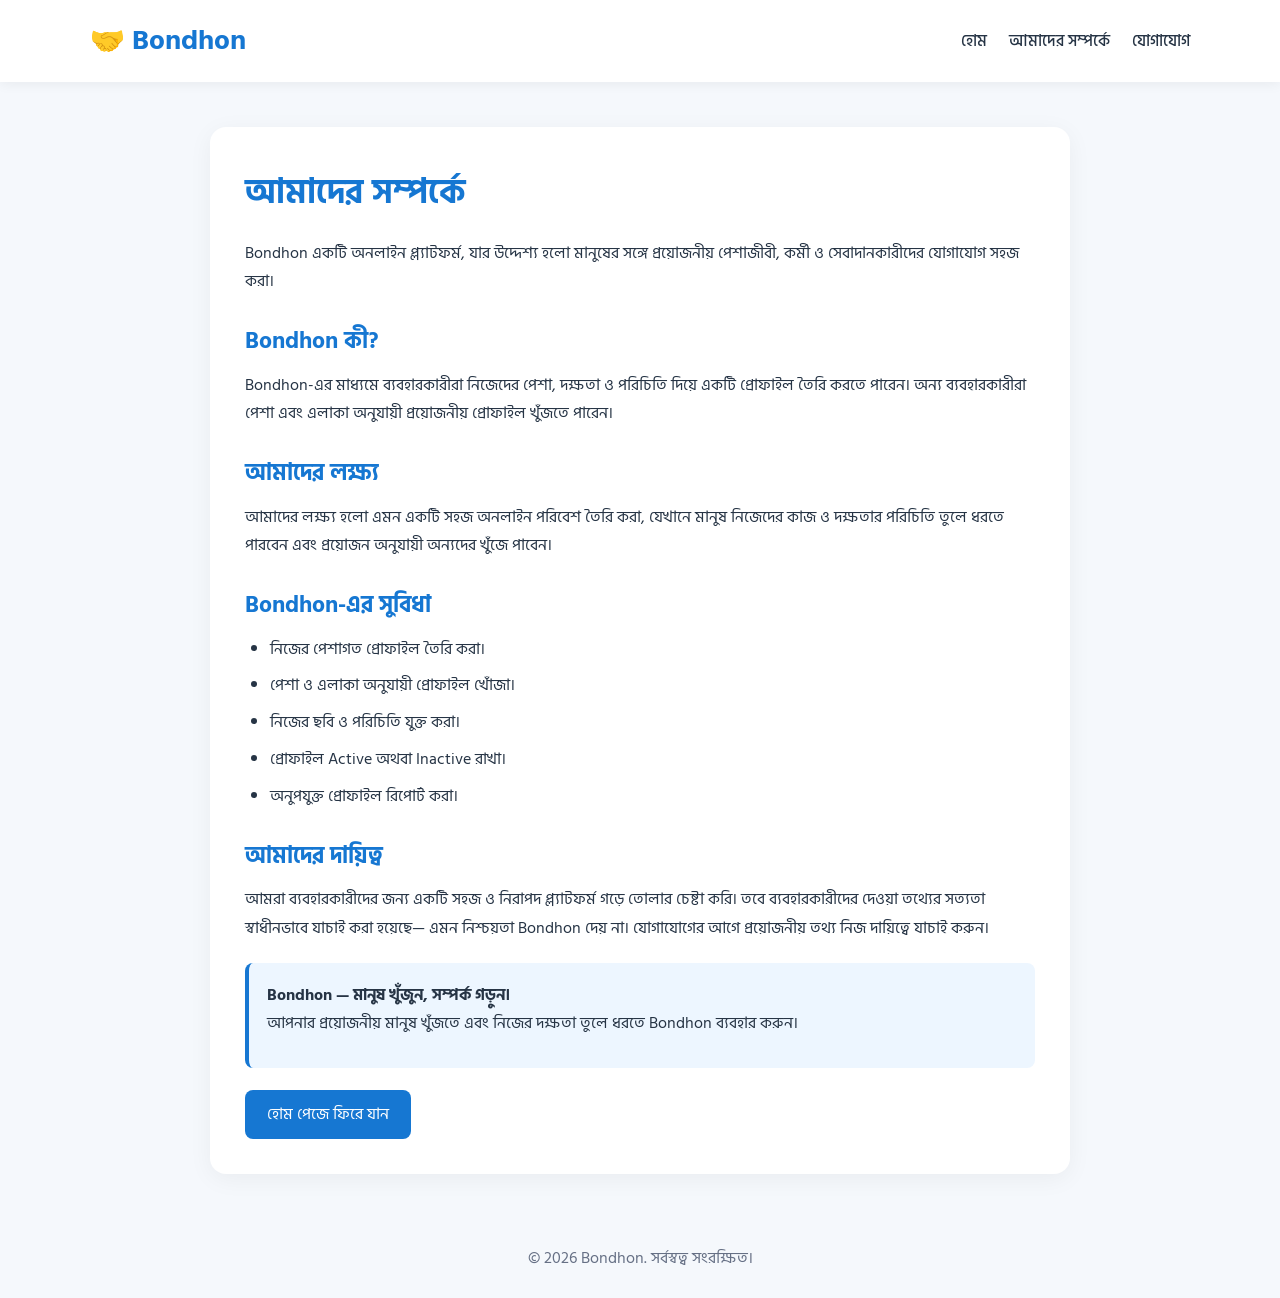
<file: about.html>
<!DOCTYPE html>
<html lang="bn">
<head>
  <meta charset="UTF-8">
  <meta name="viewport" content="width=device-width, initial-scale=1.0">
  <title>About Us - Bondhon</title>
  <meta name="description" content="Bondhon সম্পর্কে জানুন। এখানে পেশাজীবী, কর্মী ও সেবাদানকারীদের খুঁজে পাওয়া এবং নিজের প্রোফাইল তৈরি করা যায়।">

  <link rel="preconnect" href="https://fonts.googleapis.com">
  <link rel="preconnect" href="https://fonts.gstatic.com" crossorigin>
  <link href="https://fonts.googleapis.com/css2?family=Hind+Siliguri:wght@400;500;600;700&display=swap" rel="stylesheet">

  <style>
    * {
      margin: 0;
      padding: 0;
      box-sizing: border-box;
    }

    body {
      font-family: 'Hind Siliguri', sans-serif;
      background: #f5f8fc;
      color: #263445;
      line-height: 1.8;
    }

    header {
      background: #ffffff;
      padding: 16px 7%;
      box-shadow: 0 2px 12px rgba(0,0,0,.06);
      display: flex;
      justify-content: space-between;
      align-items: center;
      flex-wrap: wrap;
      gap: 12px;
    }

    .logo {
      color: #1677d2;
      font-size: 28px;
      font-weight: 700;
      text-decoration: none;
    }

    nav a {
      color: #263445;
      text-decoration: none;
      margin-left: 18px;
      font-weight: 500;
    }

    nav a:hover {
      color: #1677d2;
    }

    .container {
      max-width: 900px;
      margin: 45px auto;
      padding: 0 20px;
    }

    .content {
      background: white;
      padding: 35px;
      border-radius: 16px;
      box-shadow: 0 5px 25px rgba(0,0,0,.05);
    }

    h1 {
      color: #1677d2;
      font-size: 34px;
      margin-bottom: 15px;
    }

    h2 {
      color: #1677d2;
      font-size: 23px;
      margin: 25px 0 8px;
    }

    p {
      margin-bottom: 12px;
    }

    ul {
      padding-left: 25px;
    }

    li {
      margin-bottom: 8px;
    }

    .highlight {
      background: #edf6ff;
      padding: 18px;
      border-left: 4px solid #1677d2;
      border-radius: 8px;
      margin-top: 20px;
    }

    .home-btn {
      display: inline-block;
      background: #1677d2;
      color: white;
      padding: 10px 22px;
      border-radius: 8px;
      text-decoration: none;
      margin-top: 22px;
    }

    footer {
      text-align: center;
      padding: 25px;
      color: #667085;
    }

    @media(max-width: 600px) {
      header {
        padding: 14px 5%;
      }

      nav a {
        margin-left: 10px;
      }

      .content {
        padding: 22px;
      }

      h1 {
        font-size: 28px;
      }
    }
  </style>
</head>

<body>

<header>
  <a href="index.html" class="logo">🤝 Bondhon</a>

  <nav>
    <a href="index.html">হোম</a>
    <a href="about.html">আমাদের সম্পর্কে</a>
    <a href="contact.html">যোগাযোগ</a>
  </nav>
</header>

<main class="container">
  <article class="content">

    <h1>আমাদের সম্পর্কে</h1>

    <p>
      Bondhon একটি অনলাইন প্ল্যাটফর্ম, যার উদ্দেশ্য হলো
      মানুষের সঙ্গে প্রয়োজনীয় পেশাজীবী, কর্মী ও সেবাদানকারীদের
      যোগাযোগ সহজ করা।
    </p>

    <h2>Bondhon কী?</h2>

    <p>
      Bondhon-এর মাধ্যমে ব্যবহারকারীরা নিজেদের পেশা,
      দক্ষতা ও পরিচিতি দিয়ে একটি প্রোফাইল তৈরি করতে পারেন।
      অন্য ব্যবহারকারীরা পেশা এবং এলাকা অনুযায়ী প্রয়োজনীয়
      প্রোফাইল খুঁজতে পারেন।
    </p>

    <h2>আমাদের লক্ষ্য</h2>

    <p>
      আমাদের লক্ষ্য হলো এমন একটি সহজ অনলাইন পরিবেশ তৈরি করা,
      যেখানে মানুষ নিজেদের কাজ ও দক্ষতার পরিচিতি তুলে ধরতে
      পারবেন এবং প্রয়োজন অনুযায়ী অন্যদের খুঁজে পাবেন।
    </p>

    <h2>Bondhon-এর সুবিধা</h2>

    <ul>
      <li>নিজের পেশাগত প্রোফাইল তৈরি করা।</li>
      <li>পেশা ও এলাকা অনুযায়ী প্রোফাইল খোঁজা।</li>
      <li>নিজের ছবি ও পরিচিতি যুক্ত করা।</li>
      <li>প্রোফাইল Active অথবা Inactive রাখা।</li>
      <li>অনুপযুক্ত প্রোফাইল রিপোর্ট করা।</li>
    </ul>

    <h2>আমাদের দায়িত্ব</h2>

    <p>
      আমরা ব্যবহারকারীদের জন্য একটি সহজ ও নিরাপদ
      প্ল্যাটফর্ম গড়ে তোলার চেষ্টা করি। তবে ব্যবহারকারীদের
      দেওয়া তথ্যের সত্যতা স্বাধীনভাবে যাচাই করা হয়েছে—
      এমন নিশ্চয়তা Bondhon দেয় না। যোগাযোগের আগে
      প্রয়োজনীয় তথ্য নিজ দায়িত্বে যাচাই করুন।
    </p>

    <div class="highlight">
      <strong>Bondhon — মানুষ খুঁজুন, সম্পর্ক গড়ুন।</strong>
      <p>
        আপনার প্রয়োজনীয় মানুষ খুঁজতে এবং নিজের দক্ষতা
        তুলে ধরতে Bondhon ব্যবহার করুন।
      </p>
    </div>

    <a href="index.html" class="home-btn">
      হোম পেজে ফিরে যান
    </a>

  </article>
</main>

<footer>
  © <span id="year"></span> Bondhon. সর্বস্বত্ব সংরক্ষিত।
</footer>

<script>
  document.getElementById("year").textContent =
    new Date().getFullYear();
</script>

</body>
</html>
</file>
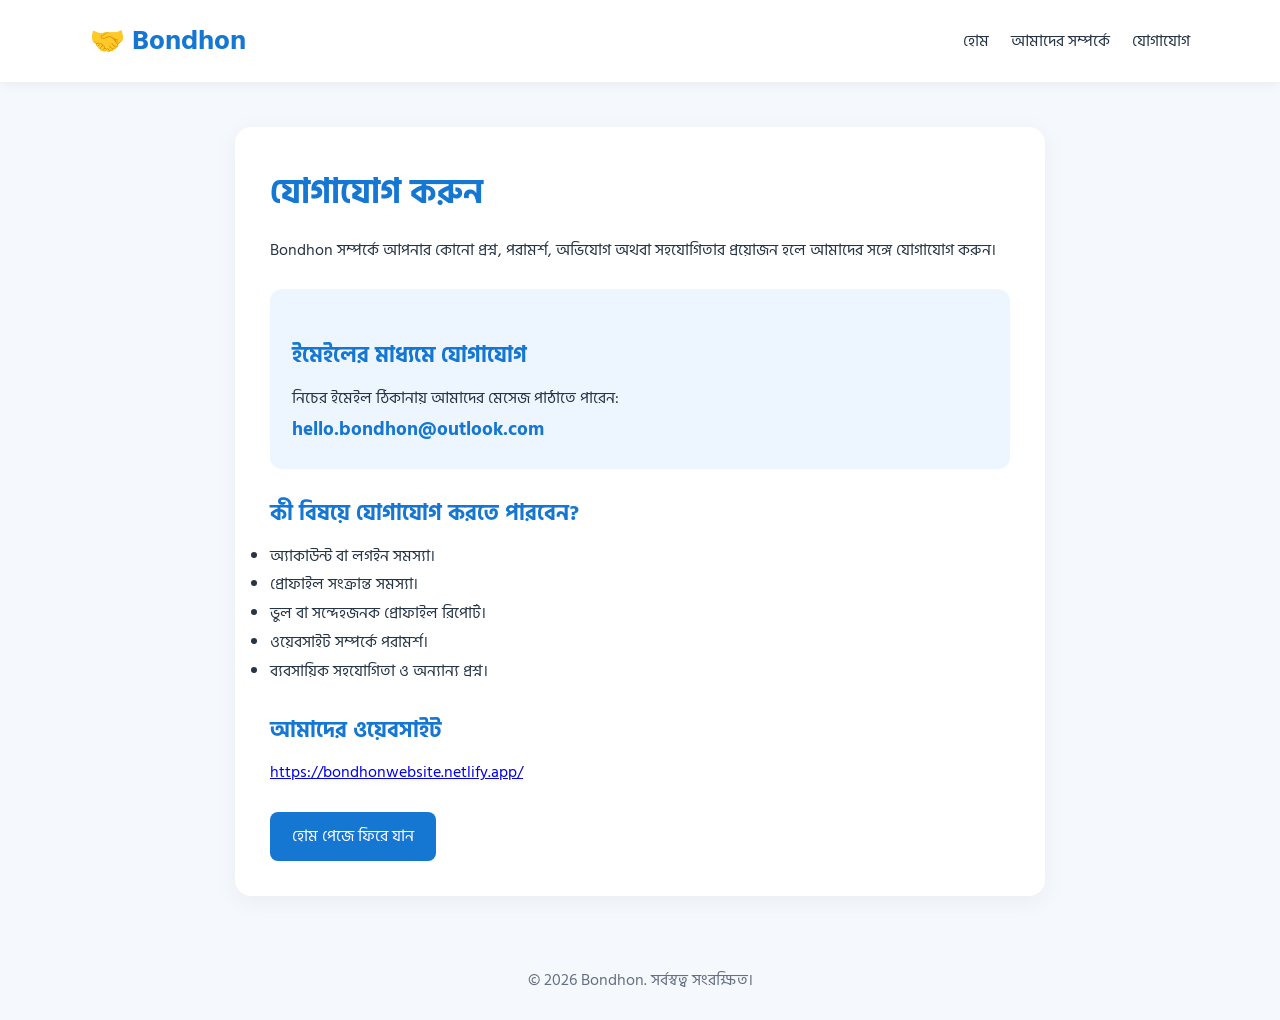
<file: contact.html>
<!DOCTYPE html>
<html lang="bn">
<head>
  <meta charset="UTF-8">
  <meta name="viewport" content="width=device-width, initial-scale=1.0">

  <title>Contact Us - Bondhon</title>
  <meta name="description" content="Bondhon-এর সঙ্গে যোগাযোগ করুন। যেকোনো প্রশ্ন, পরামর্শ বা অভিযোগ আমাদের জানান।">

  <link rel="preconnect" href="https://fonts.googleapis.com">
  <link rel="preconnect" href="https://fonts.gstatic.com" crossorigin>
  <link href="https://fonts.googleapis.com/css2?family=Hind+Siliguri:wght@400;500;600;700&display=swap" rel="stylesheet">

  <style>
    * {
      margin: 0;
      padding: 0;
      box-sizing: border-box;
    }

    body {
      font-family: 'Hind Siliguri', sans-serif;
      background: #f5f8fc;
      color: #263445;
      line-height: 1.8;
    }

    header {
      background: white;
      padding: 16px 7%;
      box-shadow: 0 2px 12px rgba(0,0,0,.06);
      display: flex;
      justify-content: space-between;
      align-items: center;
      flex-wrap: wrap;
      gap: 12px;
    }

    .logo {
      color: #1677d2;
      font-size: 28px;
      font-weight: 700;
      text-decoration: none;
    }

    nav a {
      color: #263445;
      text-decoration: none;
      margin-left: 18px;
    }

    nav a:hover {
      color: #1677d2;
    }

    .container {
      max-width: 850px;
      margin: 45px auto;
      padding: 0 20px;
    }

    .content {
      background: white;
      padding: 35px;
      border-radius: 16px;
      box-shadow: 0 5px 25px rgba(0,0,0,.05);
    }

    h1 {
      color: #1677d2;
      font-size: 34px;
      margin-bottom: 12px;
    }

    h2 {
      color: #1677d2;
      margin: 25px 0 8px;
      font-size: 22px;
    }

    .contact-card {
      background: #edf6ff;
      border-radius: 12px;
      padding: 22px;
      margin-top: 25px;
    }

    .email {
      display: inline-block;
      color: #1677d2;
      font-weight: 700;
      font-size: 19px;
      text-decoration: none;
      overflow-wrap: anywhere;
    }

    .email:hover {
      text-decoration: underline;
    }

    .home-btn {
      display: inline-block;
      background: #1677d2;
      color: white;
      padding: 10px 22px;
      border-radius: 8px;
      text-decoration: none;
      margin-top: 25px;
    }

    footer {
      text-align: center;
      padding: 25px;
      color: #667085;
    }

    @media(max-width: 600px) {
      header {
        padding: 14px 5%;
      }

      nav a {
        margin-left: 9px;
      }

      .content {
        padding: 22px;
      }

      h1 {
        font-size: 28px;
      }
    }
  </style>
</head>

<body>

<header>
  <a href="index.html" class="logo">🤝 Bondhon</a>

  <nav>
    <a href="index.html">হোম</a>
    <a href="about.html">আমাদের সম্পর্কে</a>
    <a href="contact.html">যোগাযোগ</a>
  </nav>
</header>

<main class="container">
  <section class="content">

    <h1>যোগাযোগ করুন</h1>

    <p>
      Bondhon সম্পর্কে আপনার কোনো প্রশ্ন, পরামর্শ,
      অভিযোগ অথবা সহযোগিতার প্রয়োজন হলে আমাদের
      সঙ্গে যোগাযোগ করুন।
    </p>

    <div class="contact-card">
      <h2>ইমেইলের মাধ্যমে যোগাযোগ</h2>

      <p>
        নিচের ইমেইল ঠিকানায় আমাদের মেসেজ পাঠাতে পারেন:
      </p>

      <a class="email"
         href="mailto:hello.bondhon@outlook.com">
        hello.bondhon@outlook.com
      </a>
    </div>

    <h2>কী বিষয়ে যোগাযোগ করতে পারবেন?</h2>

    <ul>
      <li>অ্যাকাউন্ট বা লগইন সমস্যা।</li>
      <li>প্রোফাইল সংক্রান্ত সমস্যা।</li>
      <li>ভুল বা সন্দেহজনক প্রোফাইল রিপোর্ট।</li>
      <li>ওয়েবসাইট সম্পর্কে পরামর্শ।</li>
      <li>ব্যবসায়িক সহযোগিতা ও অন্যান্য প্রশ্ন।</li>
    </ul>

    <h2>আমাদের ওয়েবসাইট</h2>

    <p>
      <a href="https://bondhonwebsite.netlify.app/">
        https://bondhonwebsite.netlify.app/
      </a>
    </p>

    <a href="index.html" class="home-btn">
      হোম পেজে ফিরে যান
    </a>

  </section>
</main>

<footer>
  © <span id="year"></span> Bondhon. সর্বস্বত্ব সংরক্ষিত।
</footer>

<script>
  document.getElementById("year").textContent =
    new Date().getFullYear();
</script>

</body>
</html>
</file>
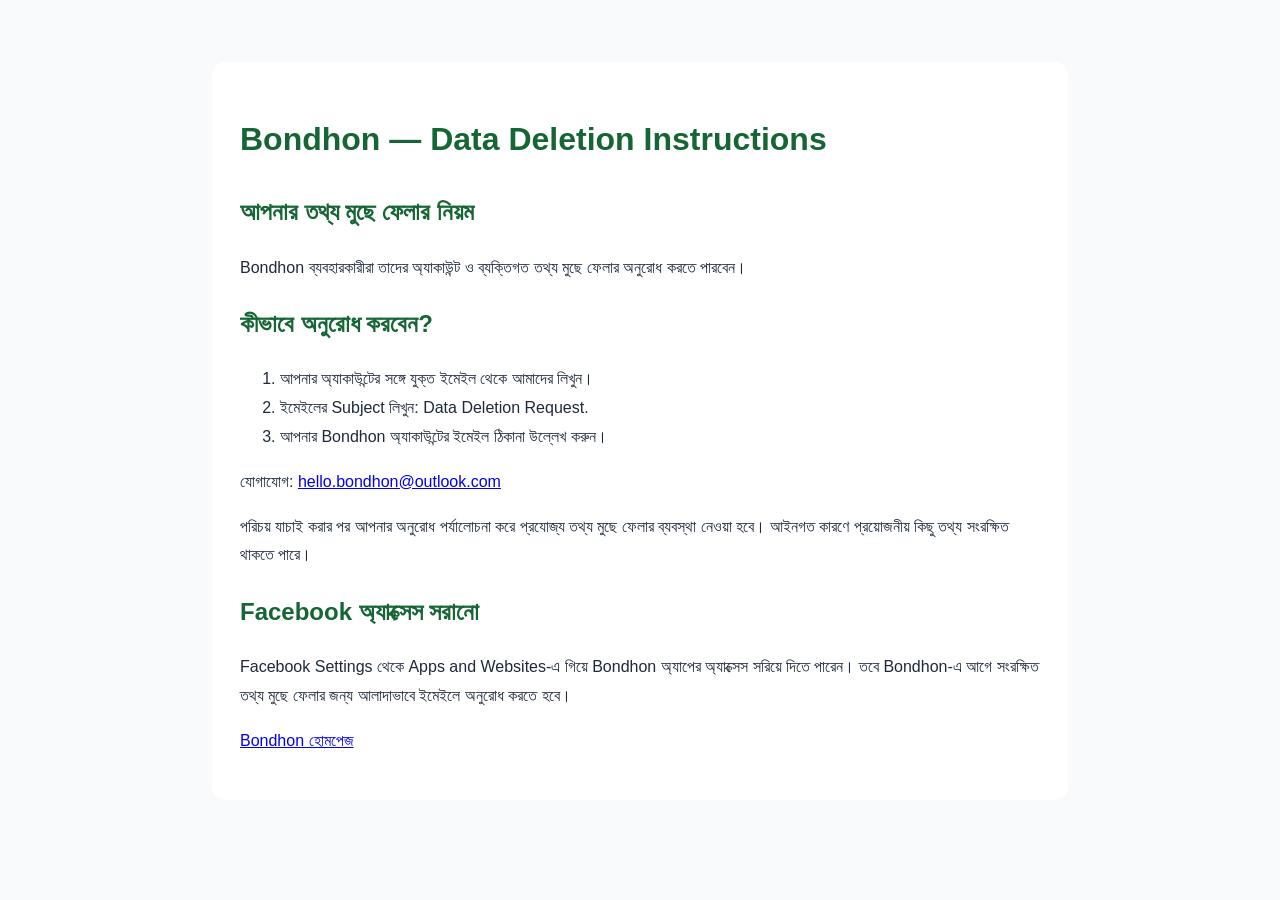
<file: data-deletion.html>
<!DOCTYPE html>
<html lang="bn">
<head>
  <meta charset="UTF-8">
  <meta name="viewport" content="width=device-width, initial-scale=1.0">
  <title>Data Deletion — Bondhon</title>
  <style>
    body {
      font-family: Arial, sans-serif;
      line-height: 1.8;
      background: #f8fafc;
      color: #1e293b;
      padding: 24px;
    }
    main {
      max-width: 800px;
      margin: 30px auto;
      padding: 28px;
      background: white;
      border-radius: 14px;
    }
    h1, h2 { color: #166534; }
  </style>
</head>
<body>
<main>
  <h1>Bondhon — Data Deletion Instructions</h1>

  <h2>আপনার তথ্য মুছে ফেলার নিয়ম</h2>
  <p>
    Bondhon ব্যবহারকারীরা তাদের অ্যাকাউন্ট ও ব্যক্তিগত
    তথ্য মুছে ফেলার অনুরোধ করতে পারবেন।
  </p>

  <h2>কীভাবে অনুরোধ করবেন?</h2>
  <ol>
    <li>আপনার অ্যাকাউন্টের সঙ্গে যুক্ত ইমেইল থেকে আমাদের লিখুন।</li>
    <li>ইমেইলের Subject লিখুন: Data Deletion Request.</li>
    <li>আপনার Bondhon অ্যাকাউন্টের ইমেইল ঠিকানা উল্লেখ করুন।</li>
  </ol>

  <p>
    যোগাযোগ:
    <a href="mailto:hello.bondhon@outlook.com">
      hello.bondhon@outlook.com
    </a>
  </p>

  <p>
    পরিচয় যাচাই করার পর আপনার অনুরোধ পর্যালোচনা করে
    প্রযোজ্য তথ্য মুছে ফেলার ব্যবস্থা নেওয়া হবে।
    আইনগত কারণে প্রয়োজনীয় কিছু তথ্য সংরক্ষিত থাকতে পারে।
  </p>

  <h2>Facebook অ্যাক্সেস সরানো</h2>
  <p>
    Facebook Settings থেকে Apps and Websites-এ গিয়ে
    Bondhon অ্যাপের অ্যাক্সেস সরিয়ে দিতে পারেন।
    তবে Bondhon-এ আগে সংরক্ষিত তথ্য মুছে ফেলার জন্য
    আলাদাভাবে ইমেইলে অনুরোধ করতে হবে।
  </p>

  <p><a href="index.html">Bondhon হোমপেজ</a></p>
</main>
</body>
</html>
</file>
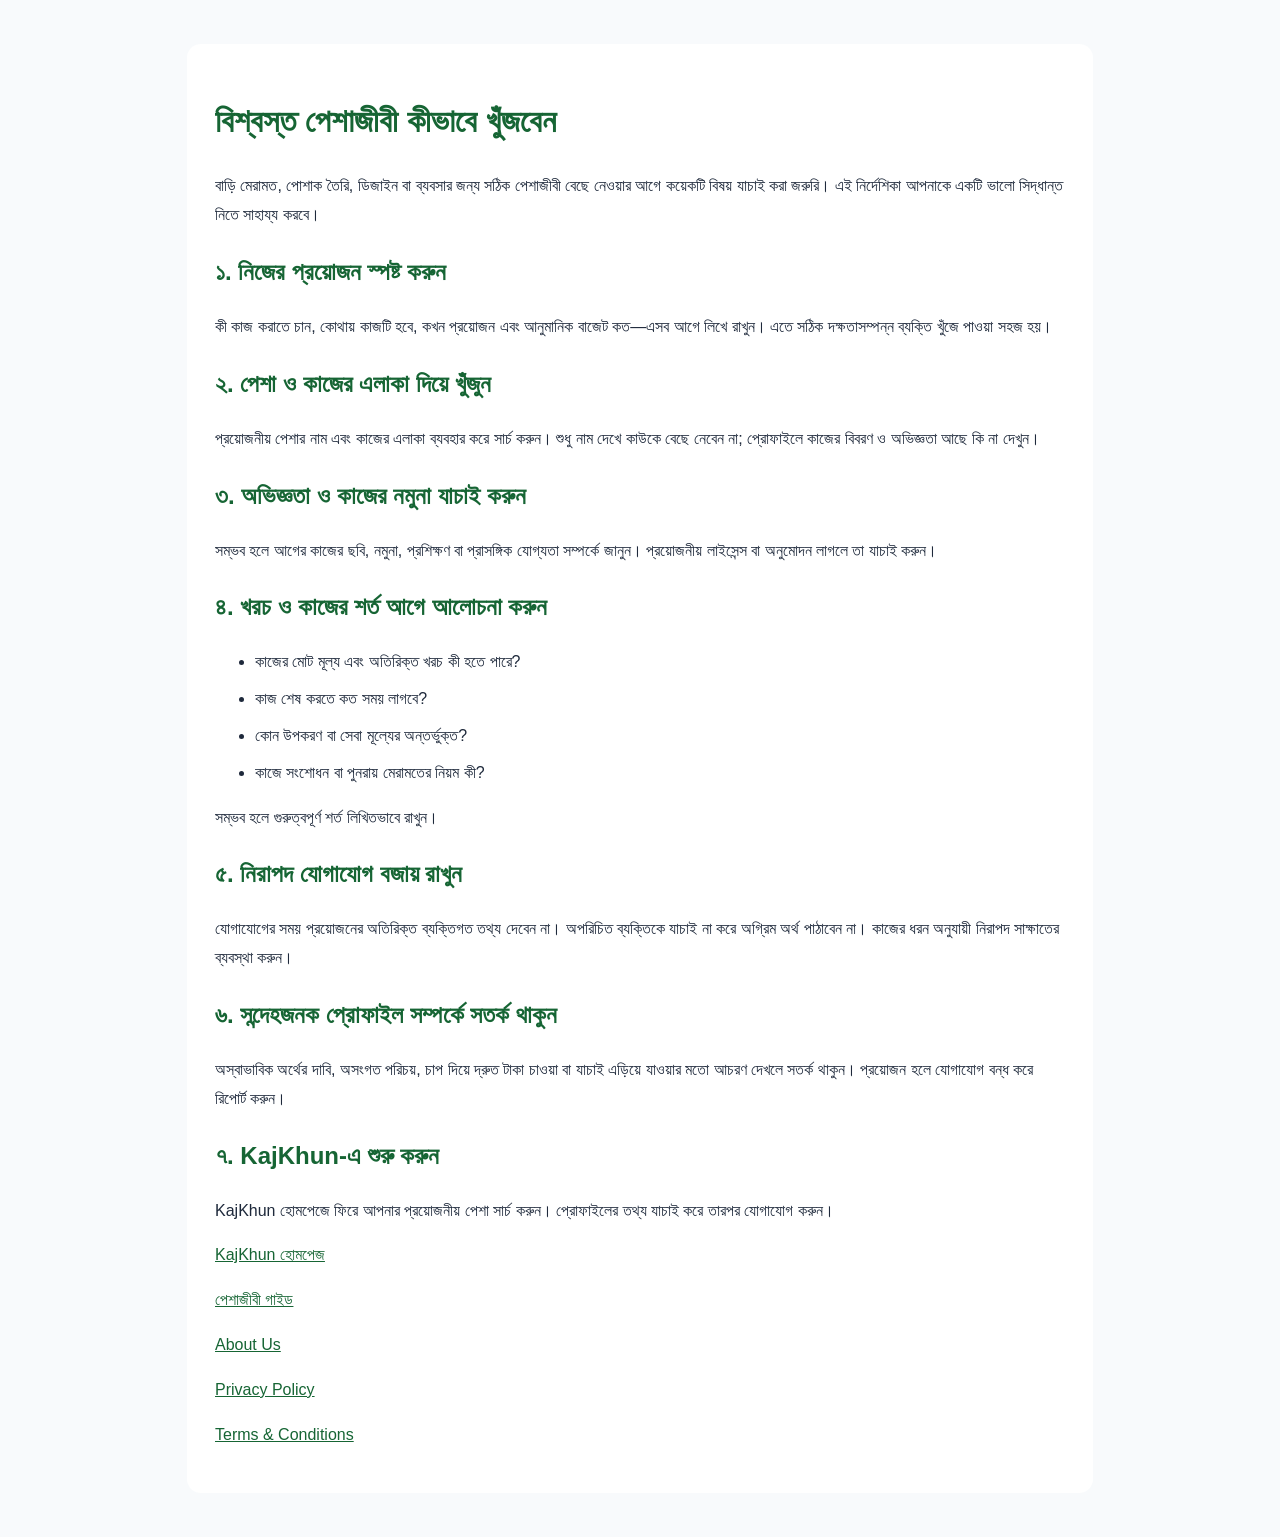
<file: find-professional.html>
<!DOCTYPE html>
<html lang="bn">
<head>
  <meta charset="UTF-8">
  <meta name="viewport" content="width=device-width, initial-scale=1.0">
  <meta name="description" content="নিজের প্রয়োজন অনুযায়ী পেশাজীবী খোঁজা, পরিচয় যাচাই এবং সেবা বেছে নেওয়ার ব্যবহারিক নির্দেশিকা।">
  <title>বিশ্বস্ত পেশাজীবী কীভাবে খুঁজবেন — KajKhun</title>
  <style>
    body {
      margin: 0;
      padding: 20px;
      background: #f8fafc;
      color: #1e293b;
      font-family: Arial, sans-serif;
      line-height: 1.8;
    }
    main {
      max-width: 850px;
      margin: 24px auto;
      padding: 28px;
      background: white;
      border-radius: 14px;
    }
    h1, h2 { color: #166534; }
    a { color: #166534; }
    li { margin-bottom: 8px; }
  </style>
</head>
<body>
<main>
  <h1>বিশ্বস্ত পেশাজীবী কীভাবে খুঁজবেন</h1>

  <p>
    বাড়ি মেরামত, পোশাক তৈরি, ডিজাইন বা ব্যবসার জন্য সঠিক
    পেশাজীবী বেছে নেওয়ার আগে কয়েকটি বিষয় যাচাই করা জরুরি।
    এই নির্দেশিকা আপনাকে একটি ভালো সিদ্ধান্ত নিতে সাহায্য করবে।
  </p>

  <h2>১. নিজের প্রয়োজন স্পষ্ট করুন</h2>
  <p>
    কী কাজ করাতে চান, কোথায় কাজটি হবে, কখন প্রয়োজন এবং
    আনুমানিক বাজেট কত—এসব আগে লিখে রাখুন। এতে সঠিক
    দক্ষতাসম্পন্ন ব্যক্তি খুঁজে পাওয়া সহজ হয়।
  </p>

  <h2>২. পেশা ও কাজের এলাকা দিয়ে খুঁজুন</h2>
  <p>
    প্রয়োজনীয় পেশার নাম এবং কাজের এলাকা ব্যবহার করে সার্চ করুন।
    শুধু নাম দেখে কাউকে বেছে নেবেন না; প্রোফাইলে কাজের বিবরণ
    ও অভিজ্ঞতা আছে কি না দেখুন।
  </p>

  <h2>৩. অভিজ্ঞতা ও কাজের নমুনা যাচাই করুন</h2>
  <p>
    সম্ভব হলে আগের কাজের ছবি, নমুনা, প্রশিক্ষণ বা প্রাসঙ্গিক
    যোগ্যতা সম্পর্কে জানুন। প্রয়োজনীয় লাইসেন্স বা অনুমোদন
    লাগলে তা যাচাই করুন।
  </p>

  <h2>৪. খরচ ও কাজের শর্ত আগে আলোচনা করুন</h2>
  <ul>
    <li>কাজের মোট মূল্য এবং অতিরিক্ত খরচ কী হতে পারে?</li>
    <li>কাজ শেষ করতে কত সময় লাগবে?</li>
    <li>কোন উপকরণ বা সেবা মূল্যের অন্তর্ভুক্ত?</li>
    <li>কাজে সংশোধন বা পুনরায় মেরামতের নিয়ম কী?</li>
  </ul>
  <p>সম্ভব হলে গুরুত্বপূর্ণ শর্ত লিখিতভাবে রাখুন।</p>

  <h2>৫. নিরাপদ যোগাযোগ বজায় রাখুন</h2>
  <p>
    যোগাযোগের সময় প্রয়োজনের অতিরিক্ত ব্যক্তিগত তথ্য দেবেন না।
    অপরিচিত ব্যক্তিকে যাচাই না করে অগ্রিম অর্থ পাঠাবেন না।
    কাজের ধরন অনুযায়ী নিরাপদ সাক্ষাতের ব্যবস্থা করুন।
  </p>

  <h2>৬. সন্দেহজনক প্রোফাইল সম্পর্কে সতর্ক থাকুন</h2>
  <p>
    অস্বাভাবিক অর্থের দাবি, অসংগত পরিচয়, চাপ দিয়ে দ্রুত
    টাকা চাওয়া বা যাচাই এড়িয়ে যাওয়ার মতো আচরণ দেখলে সতর্ক
    থাকুন। প্রয়োজন হলে যোগাযোগ বন্ধ করে রিপোর্ট করুন।
  </p>

  <h2>৭. KajKhun-এ শুরু করুন</h2>
  <p>
    KajKhun হোমপেজে ফিরে আপনার প্রয়োজনীয় পেশা সার্চ করুন।
    প্রোফাইলের তথ্য যাচাই করে তারপর যোগাযোগ করুন।
  </p>

  <p><a href="index.html">KajKhun হোমপেজ</a></p>
  <p><a href="guide.html">পেশাজীবী গাইড</a></p>
  <p><a href="about.html">About Us</a></p>
  <p><a href="privacy.html">Privacy Policy</a></p>
  <p><a href="terms.html">Terms &amp; Conditions</a></p>
</main>
</body>
</html>
</file>
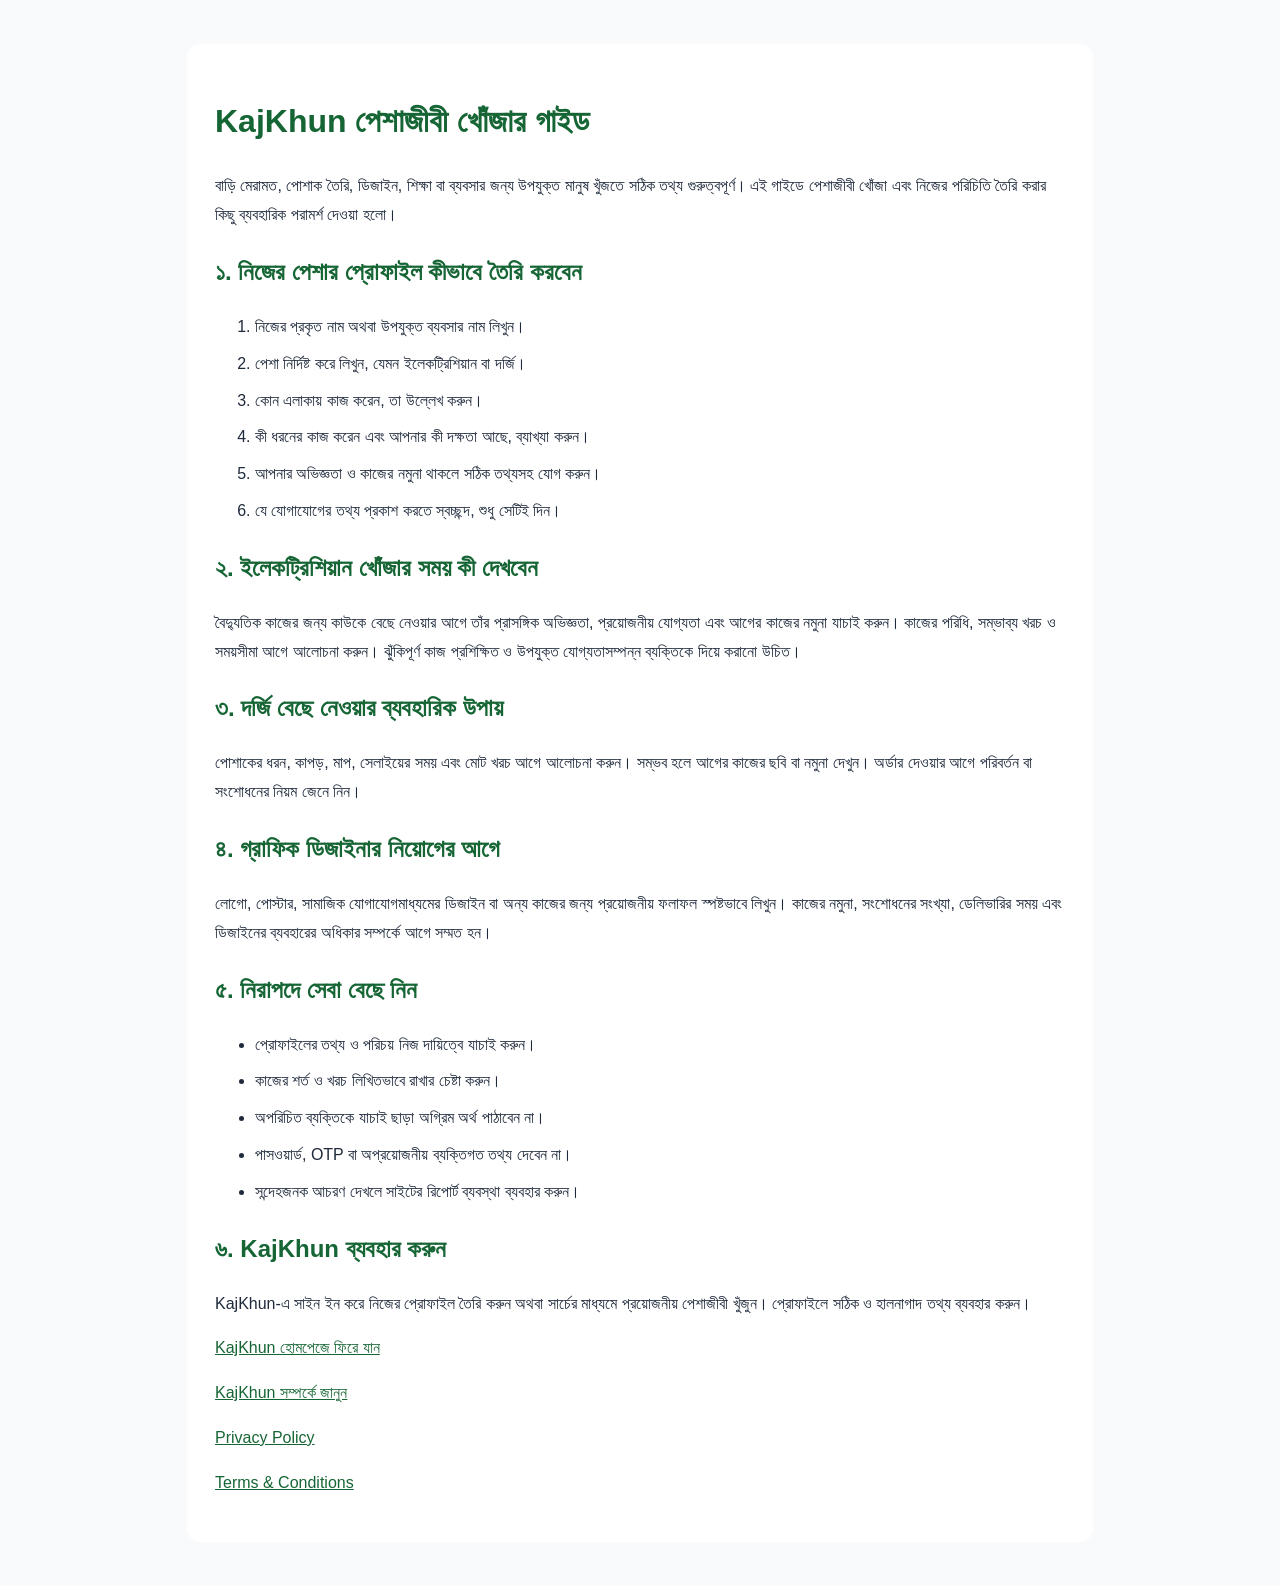
<file: guide.html>
<!DOCTYPE html>
<html lang="bn">
<head>
  <meta charset="UTF-8">
  <meta name="viewport" content="width=device-width, initial-scale=1.0">
  <meta name="description" content="KajKhun-এ পেশাজীবী খোঁজা, ভালো প্রোফাইল তৈরি এবং নিরাপদে সেবা বেছে নেওয়ার ব্যবহারিক নির্দেশিকা।">
  <title>পেশাজীবী খোঁজার গাইড — KajKhun</title>
  <style>
    body {
      margin: 0;
      padding: 20px;
      background: #f8fafc;
      color: #1e293b;
      font-family: Arial, sans-serif;
      line-height: 1.8;
    }
    main {
      max-width: 850px;
      margin: 24px auto;
      padding: 28px;
      background: white;
      border-radius: 14px;
    }
    h1, h2 { color: #166534; }
    a { color: #166534; }
    li { margin-bottom: 8px; }
  </style>
</head>
<body>
<main>
  <h1>KajKhun পেশাজীবী খোঁজার গাইড</h1>

  <p>
    বাড়ি মেরামত, পোশাক তৈরি, ডিজাইন, শিক্ষা বা ব্যবসার জন্য
    উপযুক্ত মানুষ খুঁজতে সঠিক তথ্য গুরুত্বপূর্ণ। এই গাইডে
    পেশাজীবী খোঁজা এবং নিজের পরিচিতি তৈরি করার কিছু ব্যবহারিক
    পরামর্শ দেওয়া হলো।
  </p>

  <h2>১. নিজের পেশার প্রোফাইল কীভাবে তৈরি করবেন</h2>
  <ol>
    <li>নিজের প্রকৃত নাম অথবা উপযুক্ত ব্যবসার নাম লিখুন।</li>
    <li>পেশা নির্দিষ্ট করে লিখুন, যেমন ইলেকট্রিশিয়ান বা দর্জি।</li>
    <li>কোন এলাকায় কাজ করেন, তা উল্লেখ করুন।</li>
    <li>কী ধরনের কাজ করেন এবং আপনার কী দক্ষতা আছে, ব্যাখ্যা করুন।</li>
    <li>আপনার অভিজ্ঞতা ও কাজের নমুনা থাকলে সঠিক তথ্যসহ যোগ করুন।</li>
    <li>যে যোগাযোগের তথ্য প্রকাশ করতে স্বচ্ছন্দ, শুধু সেটিই দিন।</li>
  </ol>

  <h2>২. ইলেকট্রিশিয়ান খোঁজার সময় কী দেখবেন</h2>
  <p>
    বৈদ্যুতিক কাজের জন্য কাউকে বেছে নেওয়ার আগে তাঁর প্রাসঙ্গিক
    অভিজ্ঞতা, প্রয়োজনীয় যোগ্যতা এবং আগের কাজের নমুনা যাচাই করুন।
    কাজের পরিধি, সম্ভাব্য খরচ ও সময়সীমা আগে আলোচনা করুন।
    ঝুঁকিপূর্ণ কাজ প্রশিক্ষিত ও উপযুক্ত যোগ্যতাসম্পন্ন ব্যক্তিকে
    দিয়ে করানো উচিত।
  </p>

  <h2>৩. দর্জি বেছে নেওয়ার ব্যবহারিক উপায়</h2>
  <p>
    পোশাকের ধরন, কাপড়, মাপ, সেলাইয়ের সময় এবং মোট খরচ আগে
    আলোচনা করুন। সম্ভব হলে আগের কাজের ছবি বা নমুনা দেখুন।
    অর্ডার দেওয়ার আগে পরিবর্তন বা সংশোধনের নিয়ম জেনে নিন।
  </p>

  <h2>৪. গ্রাফিক ডিজাইনার নিয়োগের আগে</h2>
  <p>
    লোগো, পোস্টার, সামাজিক যোগাযোগমাধ্যমের ডিজাইন বা অন্য
    কাজের জন্য প্রয়োজনীয় ফলাফল স্পষ্টভাবে লিখুন। কাজের নমুনা,
    সংশোধনের সংখ্যা, ডেলিভারির সময় এবং ডিজাইনের ব্যবহারের
    অধিকার সম্পর্কে আগে সম্মত হন।
  </p>

  <h2>৫. নিরাপদে সেবা বেছে নিন</h2>
  <ul>
    <li>প্রোফাইলের তথ্য ও পরিচয় নিজ দায়িত্বে যাচাই করুন।</li>
    <li>কাজের শর্ত ও খরচ লিখিতভাবে রাখার চেষ্টা করুন।</li>
    <li>অপরিচিত ব্যক্তিকে যাচাই ছাড়া অগ্রিম অর্থ পাঠাবেন না।</li>
    <li>পাসওয়ার্ড, OTP বা অপ্রয়োজনীয় ব্যক্তিগত তথ্য দেবেন না।</li>
    <li>সন্দেহজনক আচরণ দেখলে সাইটের রিপোর্ট ব্যবস্থা ব্যবহার করুন।</li>
  </ul>

  <h2>৬. KajKhun ব্যবহার করুন</h2>
  <p>
    KajKhun-এ সাইন ইন করে নিজের প্রোফাইল তৈরি করুন অথবা
    সার্চের মাধ্যমে প্রয়োজনীয় পেশাজীবী খুঁজুন।
    প্রোফাইলে সঠিক ও হালনাগাদ তথ্য ব্যবহার করুন।
  </p>

  <p><a href="index.html">KajKhun হোমপেজে ফিরে যান</a></p>
  <p><a href="about.html">KajKhun সম্পর্কে জানুন</a></p>
  <p><a href="privacy.html">Privacy Policy</a></p>
  <p><a href="terms.html">Terms &amp; Conditions</a></p>
</main>
</body>
</html>
</file>
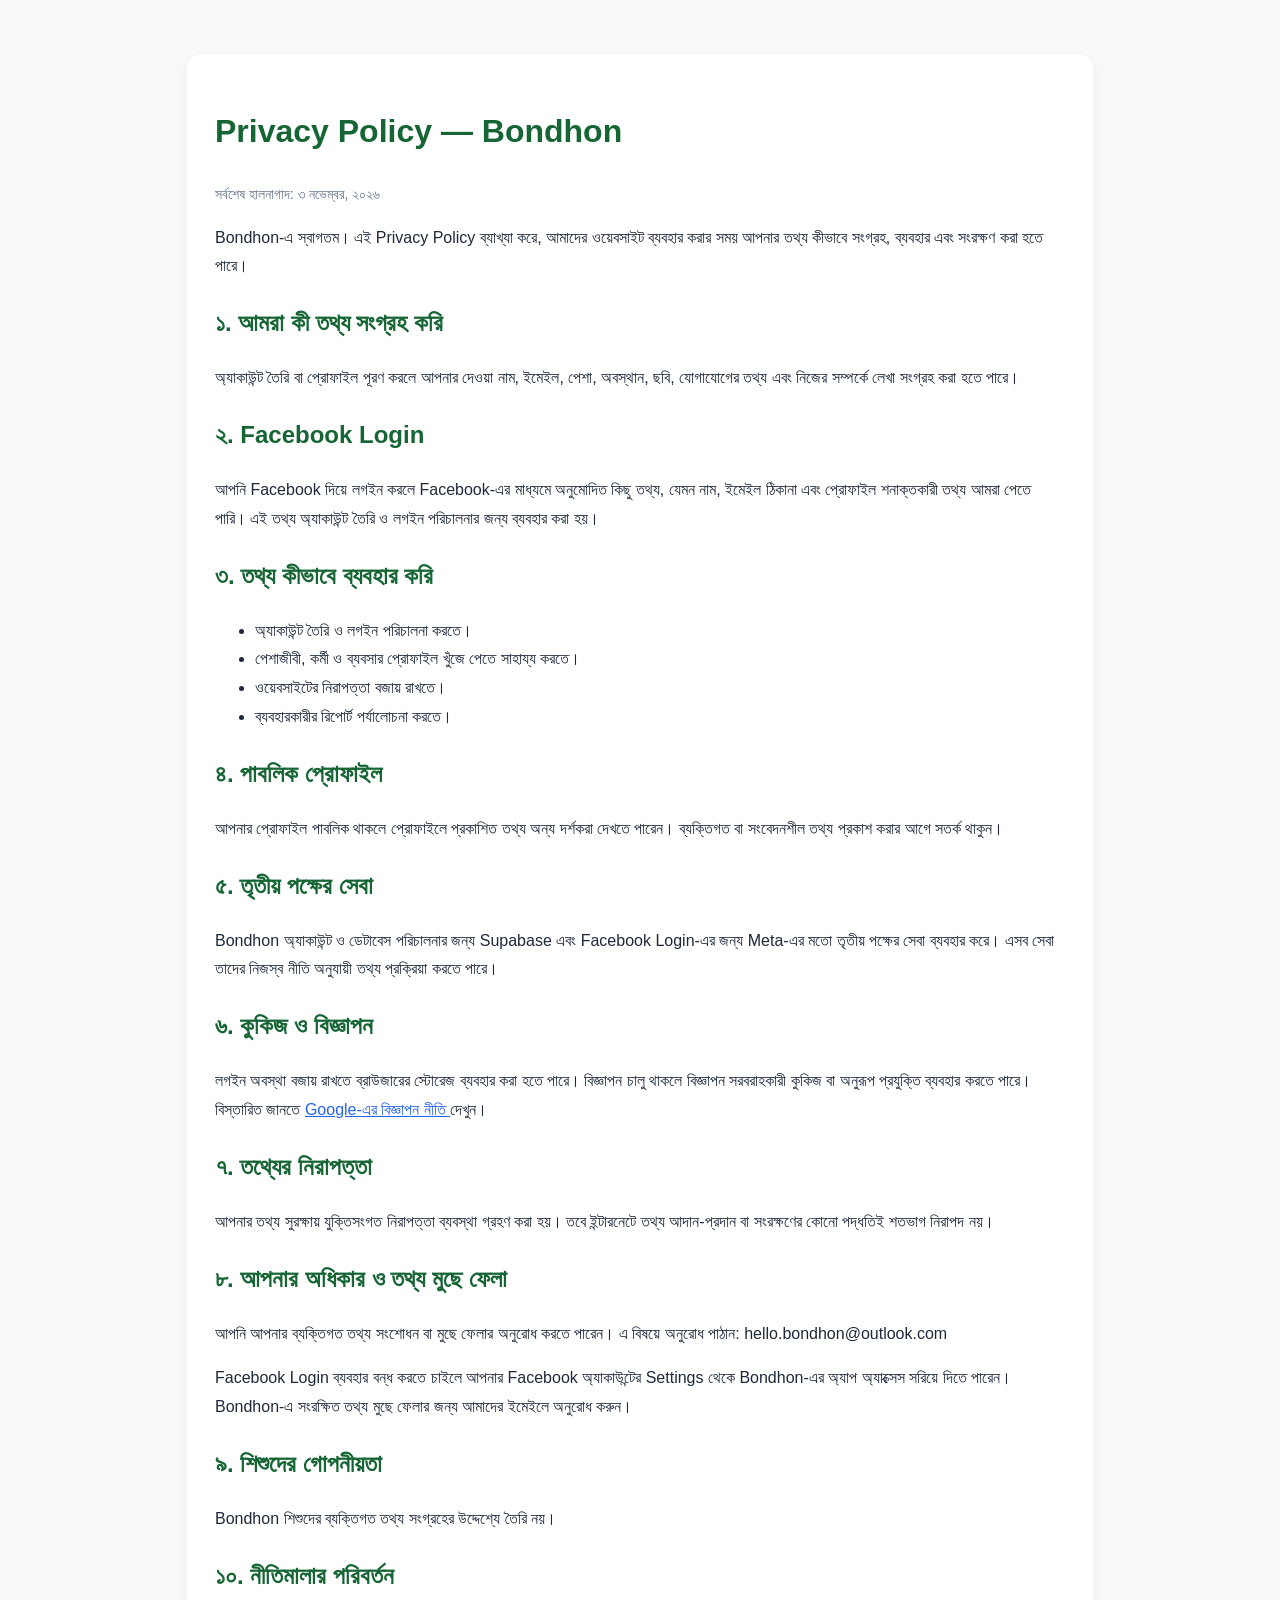
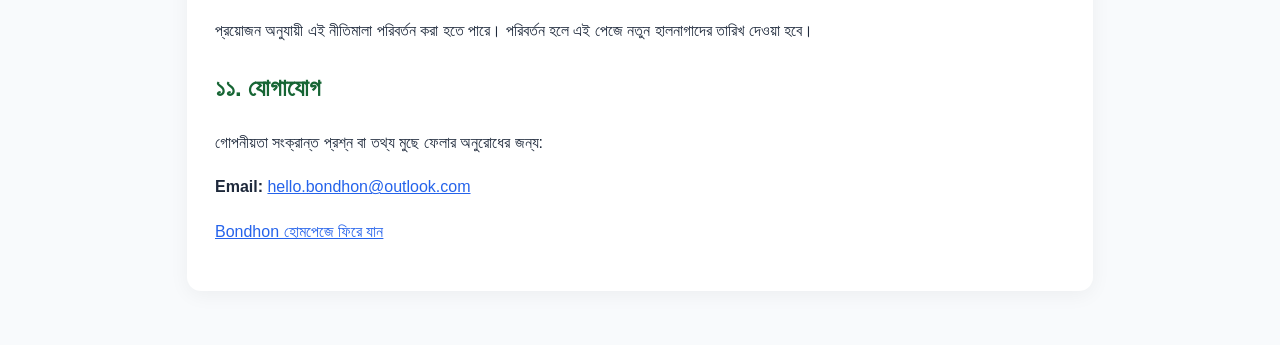
<file: privacy.html>
<!DOCTYPE html>
<html lang="bn">
<head>
  <meta charset="UTF-8">
  <meta name="viewport" content="width=device-width, initial-scale=1.0">
  <meta name="description" content="Bondhon-এর Privacy Policy ও ব্যবহারকারীর তথ্য সুরক্ষা নীতি।">
  <title>Privacy Policy — Bondhon</title>
  <style>
    body {
      font-family: Arial, sans-serif;
      line-height: 1.8;
      color: #1e293b;
      background: #f8fafc;
      margin: 0;
      padding: 24px;
    }
    main {
      max-width: 850px;
      margin: 30px auto;
      padding: 28px;
      background: white;
      border-radius: 14px;
      box-shadow: 0 4px 20px #0000000d;
    }
    h1, h2 { color: #166534; }
    a { color: #2563eb; }
    .updated { color: #64748b; font-size: 14px; }
  </style>
</head>
<body>
<main>
  <h1>Privacy Policy — Bondhon</h1>
  <p class="updated">সর্বশেষ হালনাগাদ: ৩ নভেম্বর, ২০২৬</p>

  <p>
    Bondhon-এ স্বাগতম। এই Privacy Policy ব্যাখ্যা করে,
    আমাদের ওয়েবসাইট ব্যবহার করার সময় আপনার তথ্য কীভাবে
    সংগ্রহ, ব্যবহার এবং সংরক্ষণ করা হতে পারে।
  </p>

  <h2>১. আমরা কী তথ্য সংগ্রহ করি</h2>
  <p>
    অ্যাকাউন্ট তৈরি বা প্রোফাইল পূরণ করলে আপনার দেওয়া নাম,
    ইমেইল, পেশা, অবস্থান, ছবি, যোগাযোগের তথ্য এবং
    নিজের সম্পর্কে লেখা সংগ্রহ করা হতে পারে।
  </p>

  <h2>২. Facebook Login</h2>
  <p>
    আপনি Facebook দিয়ে লগইন করলে Facebook-এর মাধ্যমে
    অনুমোদিত কিছু তথ্য, যেমন নাম, ইমেইল ঠিকানা এবং
    প্রোফাইল শনাক্তকারী তথ্য আমরা পেতে পারি।
    এই তথ্য অ্যাকাউন্ট তৈরি ও লগইন পরিচালনার জন্য
    ব্যবহার করা হয়।
  </p>

  <h2>৩. তথ্য কীভাবে ব্যবহার করি</h2>
  <ul>
    <li>অ্যাকাউন্ট তৈরি ও লগইন পরিচালনা করতে।</li>
    <li>পেশাজীবী, কর্মী ও ব্যবসার প্রোফাইল খুঁজে পেতে সাহায্য করতে।</li>
    <li>ওয়েবসাইটের নিরাপত্তা বজায় রাখতে।</li>
    <li>ব্যবহারকারীর রিপোর্ট পর্যালোচনা করতে।</li>
  </ul>

  <h2>৪. পাবলিক প্রোফাইল</h2>
  <p>
    আপনার প্রোফাইল পাবলিক থাকলে প্রোফাইলে প্রকাশিত তথ্য
    অন্য দর্শকরা দেখতে পারেন। ব্যক্তিগত বা সংবেদনশীল তথ্য
    প্রকাশ করার আগে সতর্ক থাকুন।
  </p>

  <h2>৫. তৃতীয় পক্ষের সেবা</h2>
  <p>
    Bondhon অ্যাকাউন্ট ও ডেটাবেস পরিচালনার জন্য Supabase
    এবং Facebook Login-এর জন্য Meta-এর মতো তৃতীয় পক্ষের
    সেবা ব্যবহার করে। এসব সেবা তাদের নিজস্ব নীতি অনুযায়ী
    তথ্য প্রক্রিয়া করতে পারে।
  </p>

  <h2>৬. কুকিজ ও বিজ্ঞাপন</h2>
  <p>
    লগইন অবস্থা বজায় রাখতে ব্রাউজারের স্টোরেজ ব্যবহার
    করা হতে পারে। বিজ্ঞাপন চালু থাকলে বিজ্ঞাপন সরবরাহকারী
    কুকিজ বা অনুরূপ প্রযুক্তি ব্যবহার করতে পারে।
    বিস্তারিত জানতে
    <a href="https://policies.google.com/technologies/ads"
       target="_blank" rel="noopener noreferrer">
       Google-এর বিজ্ঞাপন নীতি
    </a> দেখুন।
  </p>

  <h2>৭. তথ্যের নিরাপত্তা</h2>
  <p>
    আপনার তথ্য সুরক্ষায় যুক্তিসংগত নিরাপত্তা ব্যবস্থা
    গ্রহণ করা হয়। তবে ইন্টারনেটে তথ্য আদান-প্রদান বা
    সংরক্ষণের কোনো পদ্ধতিই শতভাগ নিরাপদ নয়।
  </p>

  <h2>৮. আপনার অধিকার ও তথ্য মুছে ফেলা</h2>
  <p>
    আপনি আপনার ব্যক্তিগত তথ্য সংশোধন বা মুছে ফেলার
    অনুরোধ করতে পারেন। এ বিষয়ে অনুরোধ পাঠান:
    hello.bondhon@outlook.com
  </p>
  <p>
    Facebook Login ব্যবহার বন্ধ করতে চাইলে আপনার
    Facebook অ্যাকাউন্টের Settings থেকে Bondhon-এর
    অ্যাপ অ্যাক্সেস সরিয়ে দিতে পারেন। Bondhon-এ সংরক্ষিত
    তথ্য মুছে ফেলার জন্য আমাদের ইমেইলে অনুরোধ করুন।
  </p>

  <h2>৯. শিশুদের গোপনীয়তা</h2>
  <p>
    Bondhon শিশুদের ব্যক্তিগত তথ্য সংগ্রহের উদ্দেশ্যে
    তৈরি নয়।
  </p>

  <h2>১০. নীতিমালার পরিবর্তন</h2>
  <p>
    প্রয়োজন অনুযায়ী এই নীতিমালা পরিবর্তন করা হতে পারে।
    পরিবর্তন হলে এই পেজে নতুন হালনাগাদের তারিখ দেওয়া হবে।
  </p>

  <h2>১১. যোগাযোগ</h2>
  <p>গোপনীয়তা সংক্রান্ত প্রশ্ন বা তথ্য মুছে ফেলার অনুরোধের জন্য:</p>
  <p><strong>Email:</strong>
    <a href="mailto:hello.bondhon@outlook.com">
      hello.bondhon@outlook.com
    </a>
  </p>

  <p><a href="index.html">Bondhon হোমপেজে ফিরে যান</a></p>
</main>
</body>
</html>
</file>
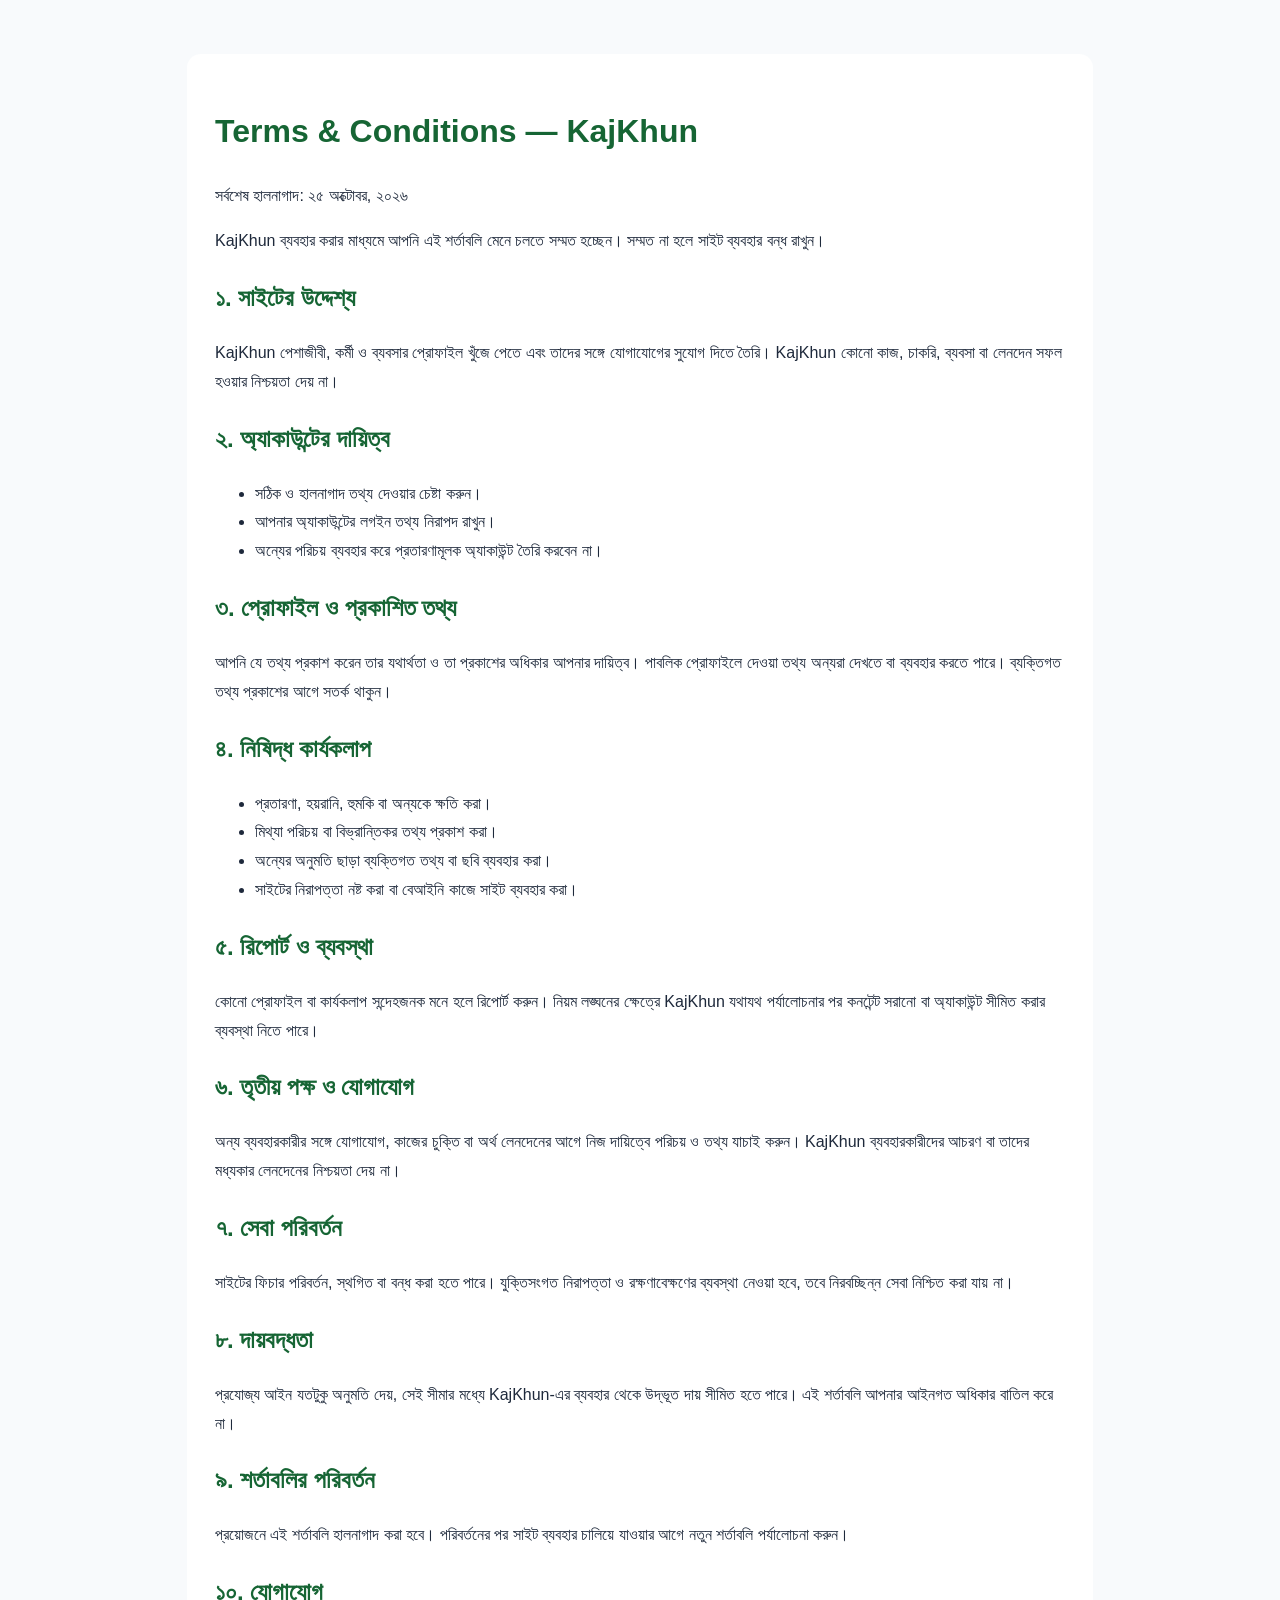
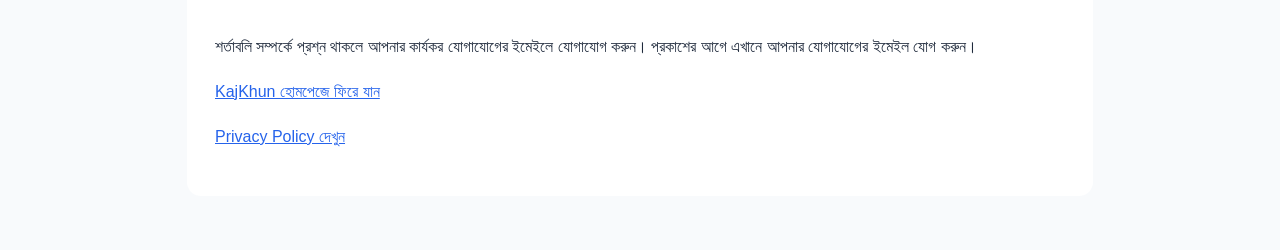
<file: terms.html>
<!DOCTYPE html>
<html lang="bn">
<head>
  <meta charset="UTF-8">
  <meta name="viewport" content="width=device-width, initial-scale=1.0">
  <meta name="description" content="KajKhun ওয়েবসাইট ব্যবহারের শর্তাবলি।">
  <title>Terms &amp; Conditions — KajKhun</title>
  <style>
    body {
      font-family: Arial, sans-serif;
      line-height: 1.8;
      color: #1e293b;
      background: #f8fafc;
      margin: 0;
      padding: 24px;
    }
    main {
      max-width: 850px;
      margin: 30px auto;
      padding: 28px;
      background: white;
      border-radius: 14px;
    }
    h1, h2 { color: #166534; }
    a { color: #2563eb; }
  </style>
</head>
<body>
<main>
  <h1>Terms &amp; Conditions — KajKhun</h1>
  <p>সর্বশেষ হালনাগাদ: ২৫ অক্টোবর, ২০২৬</p>

  <p>KajKhun ব্যবহার করার মাধ্যমে আপনি এই শর্তাবলি মেনে চলতে সম্মত হচ্ছেন। সম্মত না হলে সাইট ব্যবহার বন্ধ রাখুন।</p>

  <h2>১. সাইটের উদ্দেশ্য</h2>
  <p>KajKhun পেশাজীবী, কর্মী ও ব্যবসার প্রোফাইল খুঁজে পেতে এবং তাদের সঙ্গে যোগাযোগের সুযোগ দিতে তৈরি। KajKhun কোনো কাজ, চাকরি, ব্যবসা বা লেনদেন সফল হওয়ার নিশ্চয়তা দেয় না।</p>

  <h2>২. অ্যাকাউন্টের দায়িত্ব</h2>
  <ul>
    <li>সঠিক ও হালনাগাদ তথ্য দেওয়ার চেষ্টা করুন।</li>
    <li>আপনার অ্যাকাউন্টের লগইন তথ্য নিরাপদ রাখুন।</li>
    <li>অন্যের পরিচয় ব্যবহার করে প্রতারণামূলক অ্যাকাউন্ট তৈরি করবেন না।</li>
  </ul>

  <h2>৩. প্রোফাইল ও প্রকাশিত তথ্য</h2>
  <p>আপনি যে তথ্য প্রকাশ করেন তার যথার্থতা ও তা প্রকাশের অধিকার আপনার দায়িত্ব। পাবলিক প্রোফাইলে দেওয়া তথ্য অন্যরা দেখতে বা ব্যবহার করতে পারে। ব্যক্তিগত তথ্য প্রকাশের আগে সতর্ক থাকুন।</p>

  <h2>৪. নিষিদ্ধ কার্যকলাপ</h2>
  <ul>
    <li>প্রতারণা, হয়রানি, হুমকি বা অন্যকে ক্ষতি করা।</li>
    <li>মিথ্যা পরিচয় বা বিভ্রান্তিকর তথ্য প্রকাশ করা।</li>
    <li>অন্যের অনুমতি ছাড়া ব্যক্তিগত তথ্য বা ছবি ব্যবহার করা।</li>
    <li>সাইটের নিরাপত্তা নষ্ট করা বা বেআইনি কাজে সাইট ব্যবহার করা।</li>
  </ul>

  <h2>৫. রিপোর্ট ও ব্যবস্থা</h2>
  <p>কোনো প্রোফাইল বা কার্যকলাপ সন্দেহজনক মনে হলে রিপোর্ট করুন। নিয়ম লঙ্ঘনের ক্ষেত্রে KajKhun যথাযথ পর্যালোচনার পর কনটেন্ট সরানো বা অ্যাকাউন্ট সীমিত করার ব্যবস্থা নিতে পারে।</p>

  <h2>৬. তৃতীয় পক্ষ ও যোগাযোগ</h2>
  <p>অন্য ব্যবহারকারীর সঙ্গে যোগাযোগ, কাজের চুক্তি বা অর্থ লেনদেনের আগে নিজ দায়িত্বে পরিচয় ও তথ্য যাচাই করুন। KajKhun ব্যবহারকারীদের আচরণ বা তাদের মধ্যকার লেনদেনের নিশ্চয়তা দেয় না।</p>

  <h2>৭. সেবা পরিবর্তন</h2>
  <p>সাইটের ফিচার পরিবর্তন, স্থগিত বা বন্ধ করা হতে পারে। যুক্তিসংগত নিরাপত্তা ও রক্ষণাবেক্ষণের ব্যবস্থা নেওয়া হবে, তবে নিরবচ্ছিন্ন সেবা নিশ্চিত করা যায় না।</p>

  <h2>৮. দায়বদ্ধতা</h2>
  <p>প্রযোজ্য আইন যতটুকু অনুমতি দেয়, সেই সীমার মধ্যে KajKhun-এর ব্যবহার থেকে উদ্ভূত দায় সীমিত হতে পারে। এই শর্তাবলি আপনার আইনগত অধিকার বাতিল করে না।</p>

  <h2>৯. শর্তাবলির পরিবর্তন</h2>
  <p>প্রয়োজনে এই শর্তাবলি হালনাগাদ করা হবে। পরিবর্তনের পর সাইট ব্যবহার চালিয়ে যাওয়ার আগে নতুন শর্তাবলি পর্যালোচনা করুন।</p>

  <h2>১০. যোগাযোগ</h2>
  <p>শর্তাবলি সম্পর্কে প্রশ্ন থাকলে আপনার কার্যকর যোগাযোগের ইমেইলে যোগাযোগ করুন। প্রকাশের আগে এখানে আপনার যোগাযোগের ইমেইল যোগ করুন।</p>

  <p><a href="index.html">KajKhun হোমপেজে ফিরে যান</a></p>
  <p><a href="privacy.html">Privacy Policy দেখুন</a></p>
</main>
</body>
</html>
</file>
